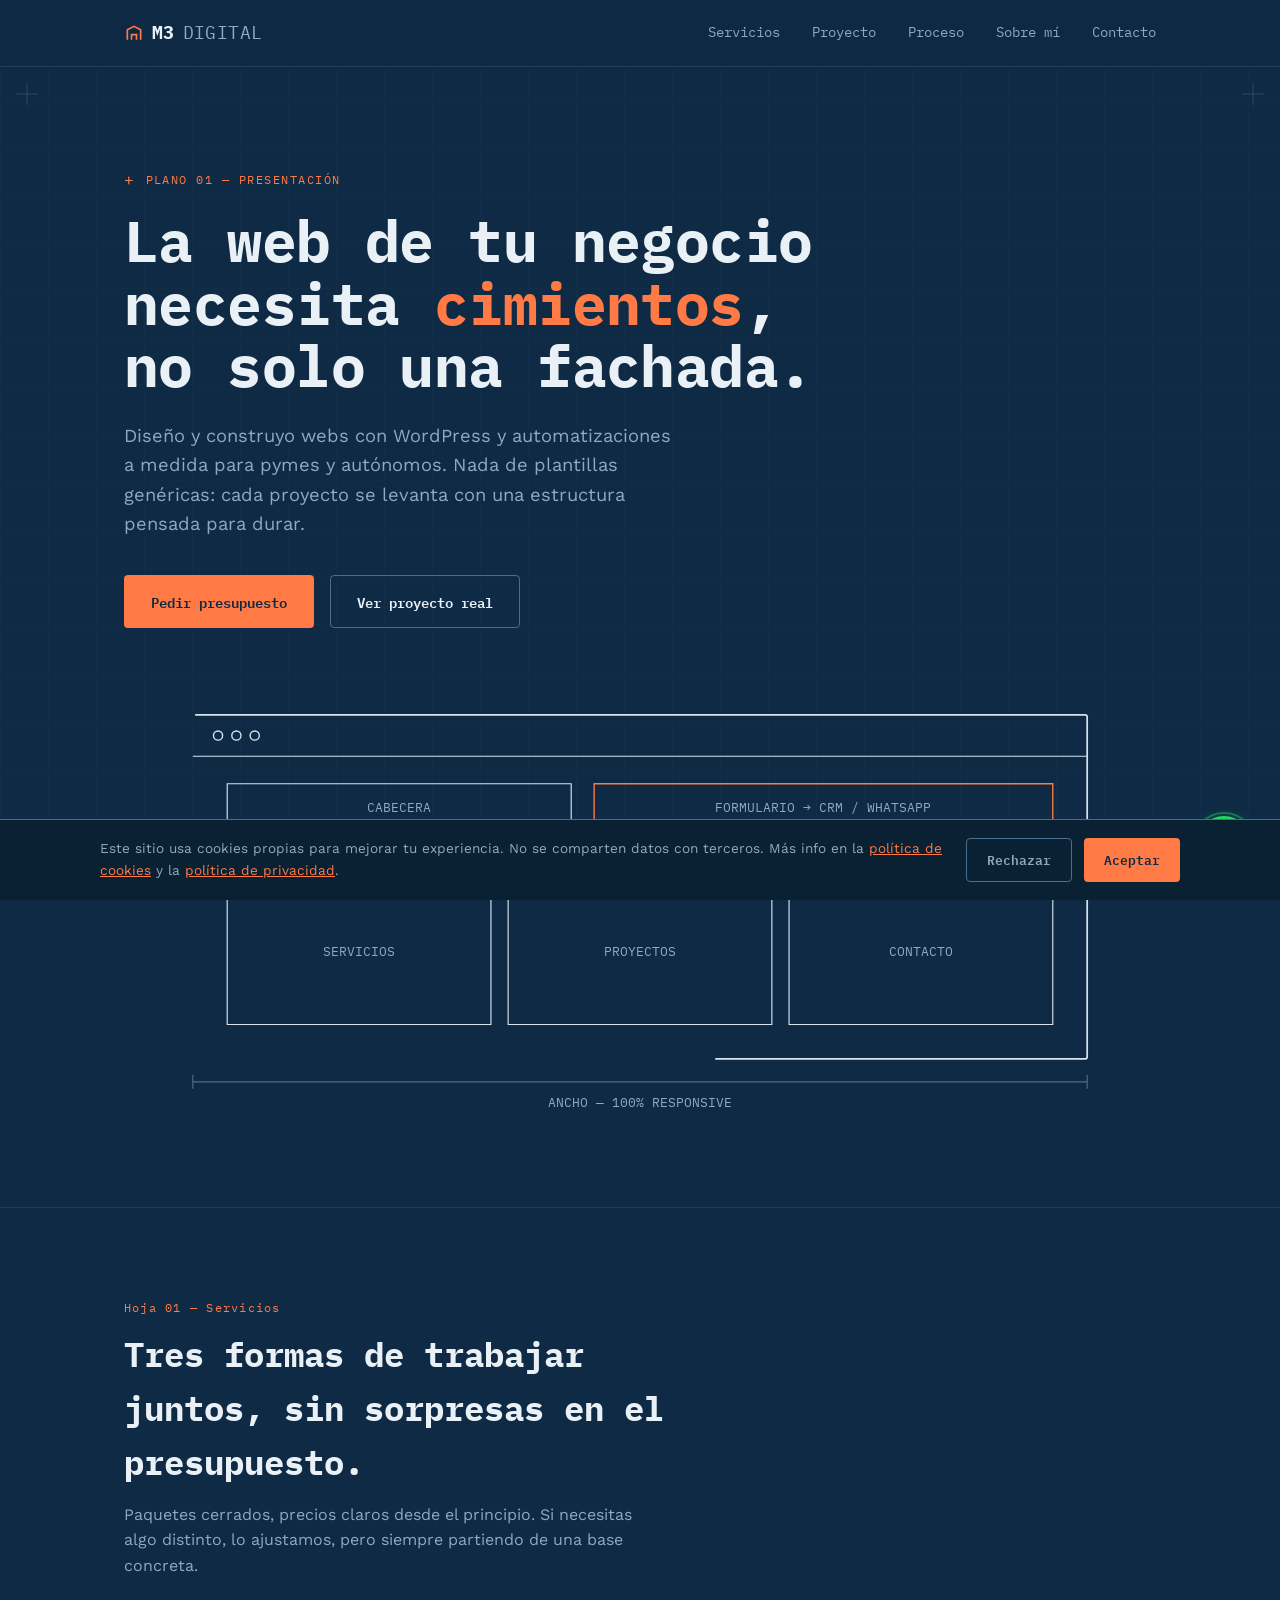
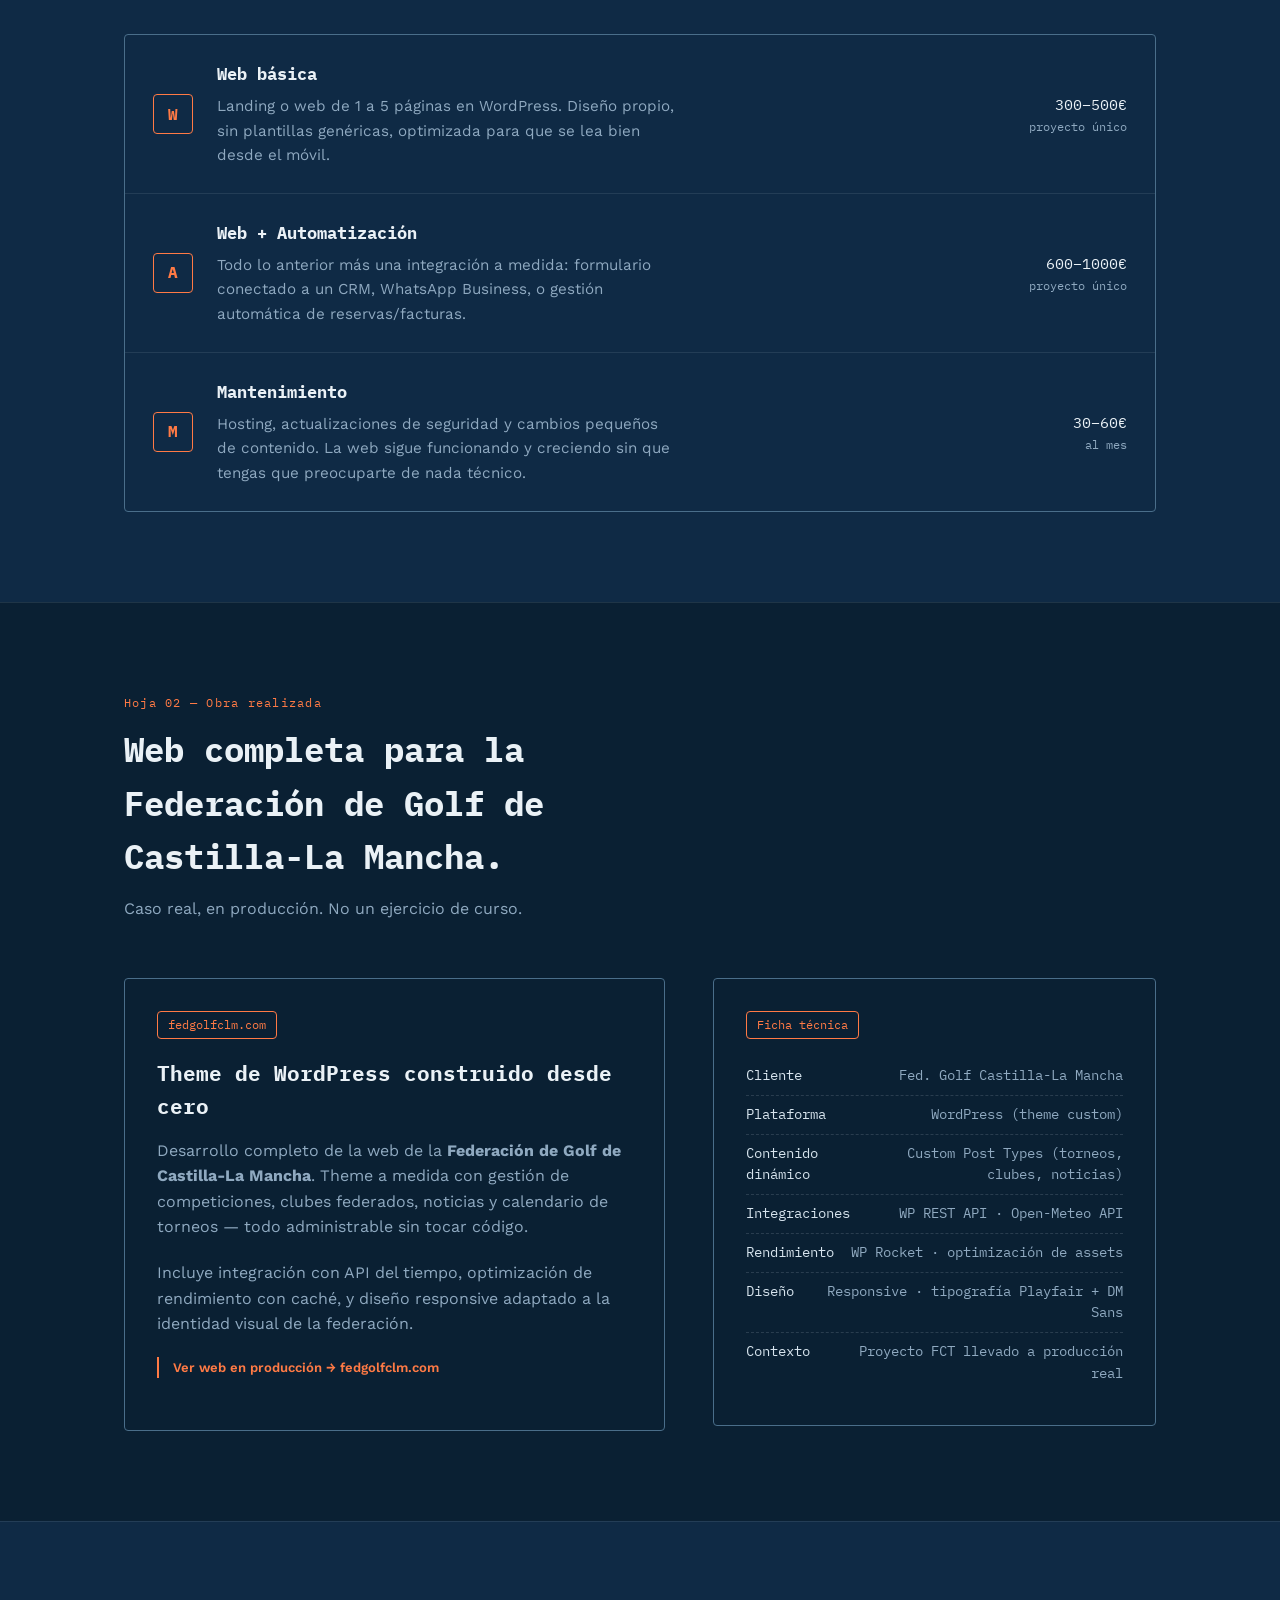
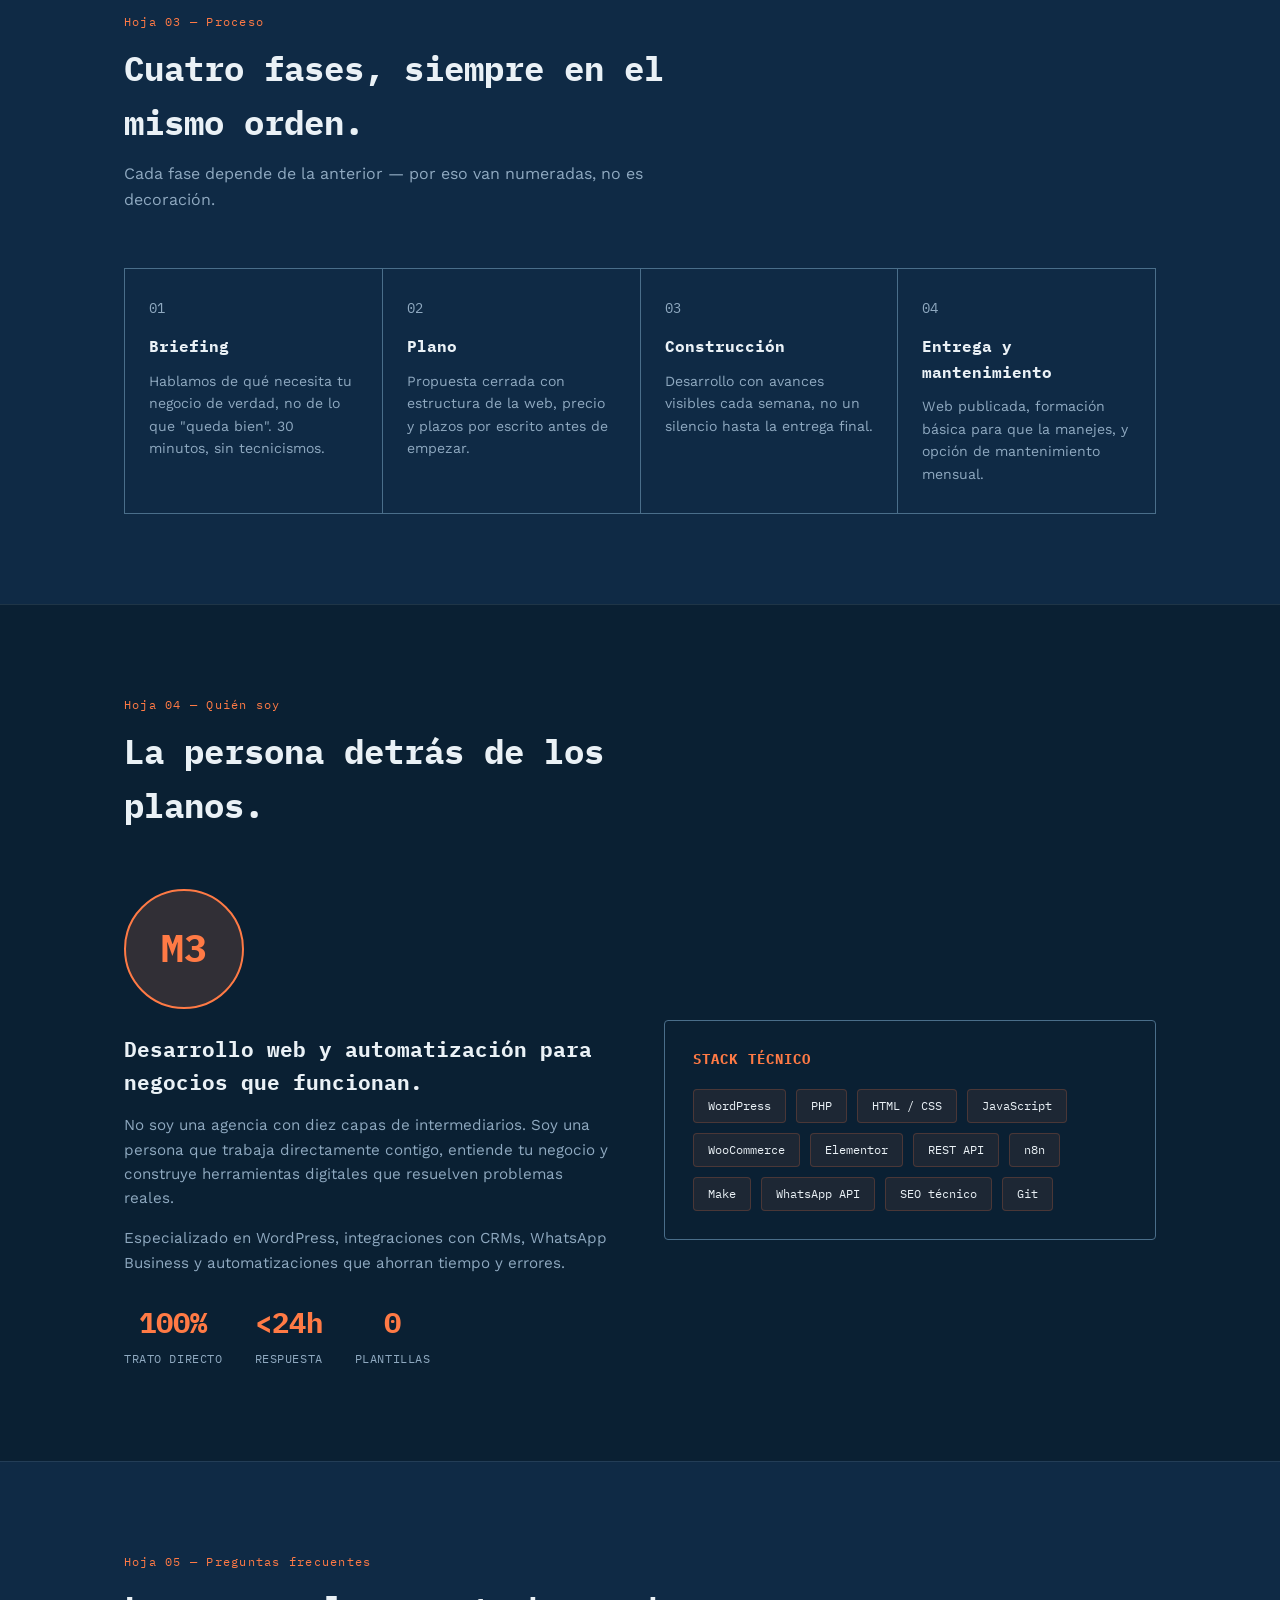
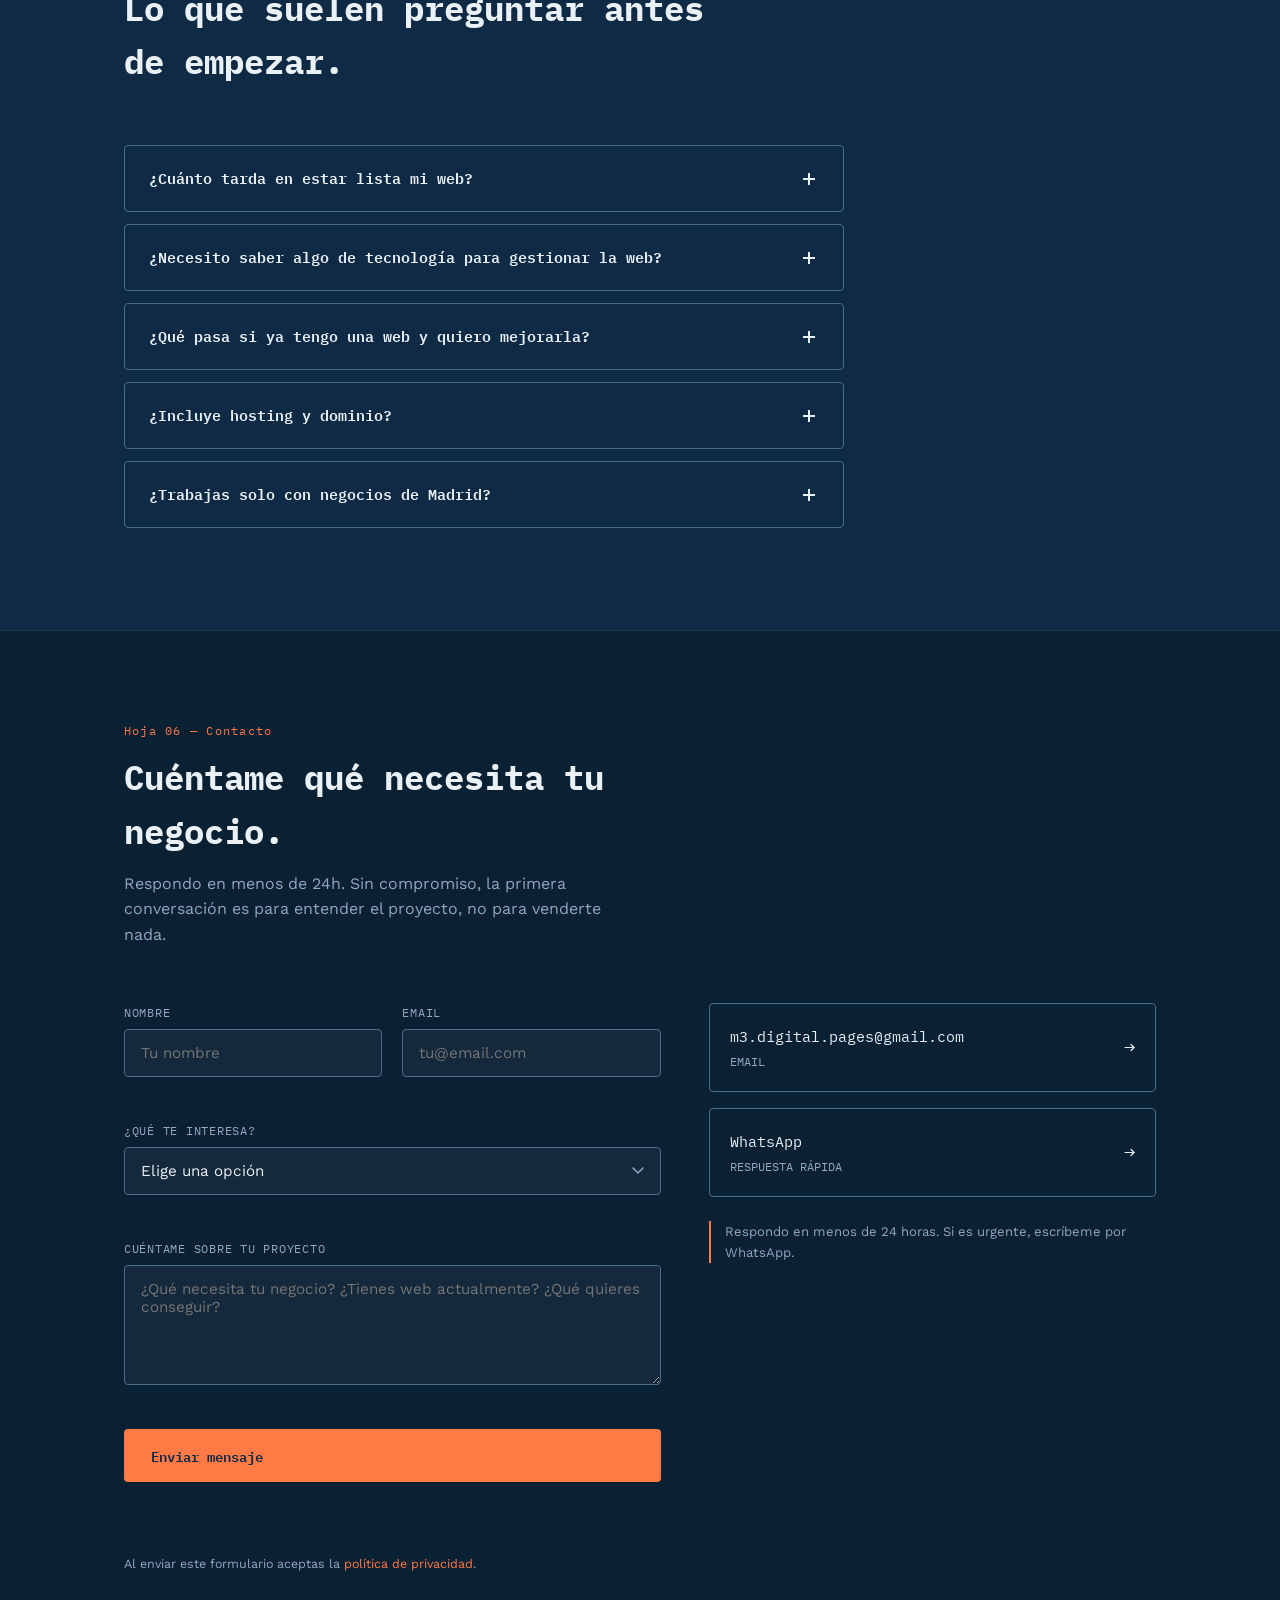
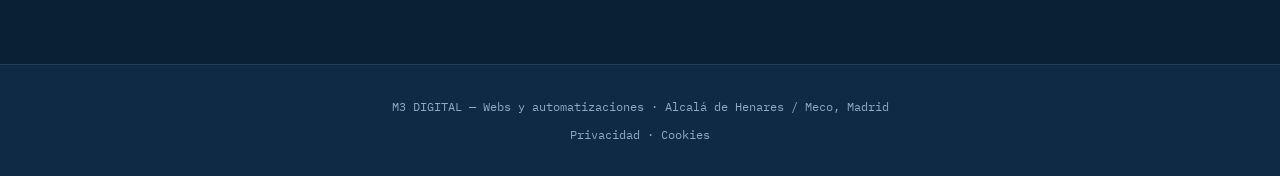
<file: index.html>
<!DOCTYPE html>
<html lang="es">
<head>
  <meta charset="UTF-8">
  <meta name="viewport" content="width=device-width, initial-scale=1.0">
  <title>M3 Digital — Webs y automatizaciones para negocios reales</title>
  <meta name="description" content="Diseño y construyo webs con WordPress y automatizaciones a medida para pymes y autónomos. Presupuestos claros, sin sorpresas. Alcalá de Henares y Meco, Madrid.">
  <meta name="author" content="M3 Digital">

  <!-- Open Graph -->
  <meta property="og:title" content="M3 Digital — Webs y automatizaciones para negocios reales">
  <meta property="og:description" content="Webs con WordPress y automatizaciones a medida para pymes y autónomos. Presupuestos claros, sin sorpresas.">
  <meta property="og:type" content="website">
  <meta property="og:locale" content="es_ES">
  <meta property="og:image" content="assets/og-image.png">
  <meta property="og:image:width" content="1200">
  <meta property="og:image:height" content="630">
  <meta property="og:url" content="https://m3digital.dev/">

  <!-- Twitter Card -->
  <meta name="twitter:card" content="summary_large_image">
  <meta name="twitter:title" content="M3 Digital — Webs y automatizaciones para negocios reales">
  <meta name="twitter:description" content="Webs con WordPress y automatizaciones a medida para pymes y autónomos.">
  <meta name="twitter:image" content="assets/og-image.png">

  <!-- Canonical -->
  <link rel="canonical" href="https://m3digital.dev/">

  <!-- Favicon -->
  <link rel="icon" type="image/svg+xml" href="assets/favicon.svg">
  <link rel="icon" type="image/png" sizes="32x32" href="assets/favicon-32.png">
  <link rel="alternate icon" href="assets/favicon.ico">
  <link rel="apple-touch-icon" href="assets/apple-touch-icon.png">

  <!-- Fonts -->
  <link rel="preconnect" href="https://fonts.googleapis.com">
  <link rel="preconnect" href="https://fonts.gstatic.com" crossorigin>
  <link href="https://fonts.googleapis.com/css2?family=IBM+Plex+Mono:wght@400;500;600;700&family=Work+Sans:wght@400;500;600&display=swap" rel="stylesheet">

  <!-- Styles -->
  <link rel="stylesheet" href="css/styles.css">
</head>
<body>

<!-- ====== LOADING SCREEN ====== -->
<div class="loader" id="loader" aria-hidden="true">
  <div class="loader-logo">
    <svg viewBox="0 0 24 24" fill="none" stroke="var(--accent)" stroke-width="2">
      <path d="M4 20V8l8-4 8 4v12"/><path d="M9 20v-6h6v6"/>
    </svg>
    M3 <span style="color:var(--muted);font-weight:400;">DIGITAL</span>
  </div>
  <div class="loader-bar"></div>
</div>


<!-- ====== HEADER ====== -->
<header>
  <nav aria-label="Navegación principal">
    <a href="#" class="logo" id="logo">
      <svg viewBox="0 0 24 24" fill="none" stroke="var(--accent)" stroke-width="2" aria-hidden="true">
        <path d="M4 20V8l8-4 8 4v12"/><path d="M9 20v-6h6v6"/>
      </svg>
      M3 <span class="logo-muted">DIGITAL</span>
    </a>

    <button class="hamburger" id="hamburger" aria-label="Abrir menú" aria-expanded="false" aria-controls="navlinks">
      <span></span>
      <span></span>
      <span></span>
    </button>

    <div class="navlinks" id="navlinks" role="navigation">
      <a href="#servicios">Servicios</a>
      <a href="#proyecto">Proyecto</a>
      <a href="#proceso">Proceso</a>
      <a href="#sobre-mi">Sobre mí</a>
      <a href="#contacto">Contacto</a>
    </div>
  </nav>
</header>


<!-- ====== MAIN CONTENT ====== -->
<main>

  <!-- ====== HERO ====== -->
  <section class="hero" id="hero">
    <div class="reg tl" aria-hidden="true"></div>
    <div class="reg tr" aria-hidden="true"></div>
    <div class="wrap">
      <p class="eyebrow">Plano 01 — Presentación</p>
      <h1>La web de tu negocio necesita <span class="hl">cimientos</span>, no solo una fachada.</h1>
      <p class="lead">Diseño y construyo webs con WordPress y automatizaciones a medida para pymes y autónomos. Nada de plantillas genéricas: cada proyecto se levanta con una estructura pensada para durar.</p>
      <div class="cta-row">
        <a href="#contacto" class="btn btn-primary" id="cta-presupuesto">Pedir presupuesto</a>
        <a href="#proyecto" class="btn btn-ghost" id="cta-proyecto">Ver proyecto real</a>
      </div>

      <!-- Blueprint browser mockup -->
      <div class="plan-figure" aria-hidden="true">
        <svg class="plan-svg" viewBox="0 0 900 380" xmlns="http://www.w3.org/2000/svg">
          <!-- Browser frame -->
          <rect x="60" y="20" width="780" height="300" rx="2" fill="none" stroke="var(--line)" stroke-width="1.5" class="draw"/>
          <line x1="60" y1="56" x2="840" y2="56" stroke="var(--line)" stroke-width="1" class="draw"/>
          <circle cx="82" cy="38" r="4" fill="none" stroke="var(--line)" stroke-width="1.2"/>
          <circle cx="98" cy="38" r="4" fill="none" stroke="var(--line)" stroke-width="1.2"/>
          <circle cx="114" cy="38" r="4" fill="none" stroke="var(--line)" stroke-width="1.2"/>
          <!-- Content blocks -->
          <rect x="90" y="80" width="300" height="60" fill="none" stroke="var(--line)" stroke-width="1" class="draw draw2"/>
          <rect x="410" y="80" width="400" height="60" fill="none" stroke="var(--accent)" stroke-width="1.2" class="draw draw2"/>
          <rect x="90" y="160" width="230" height="130" fill="none" stroke="var(--line)" stroke-width="1" class="draw draw3"/>
          <rect x="335" y="160" width="230" height="130" fill="none" stroke="var(--line)" stroke-width="1" class="draw draw3"/>
          <rect x="580" y="160" width="230" height="130" fill="none" stroke="var(--line)" stroke-width="1" class="draw draw3"/>
          <!-- Dimension lines -->
          <line x1="60" y1="340" x2="840" y2="340" class="dim-line"/>
          <line x1="60" y1="334" x2="60" y2="346" class="dim-line"/>
          <line x1="840" y1="334" x2="840" y2="346" class="dim-line"/>
          <text x="450" y="362" text-anchor="middle" class="dim-label">ANCHO — 100% RESPONSIVE</text>
          <text x="240" y="105" text-anchor="middle" class="dim-label">CABECERA</text>
          <text x="610" y="105" text-anchor="middle" class="dim-label">FORMULARIO → CRM / WHATSAPP</text>
          <text x="205" y="230" text-anchor="middle" class="dim-label">SERVICIOS</text>
          <text x="450" y="230" text-anchor="middle" class="dim-label">PROYECTOS</text>
          <text x="695" y="230" text-anchor="middle" class="dim-label">CONTACTO</text>
        </svg>
      </div>
    </div>
  </section>


  <!-- ====== SERVICIOS ====== -->
  <section class="sheet" id="servicios">
    <div class="wrap reveal">
      <div class="sheet-header">
        <p class="sheet-num">Hoja 01 — Servicios</p>
        <h2>Tres formas de trabajar juntos, sin sorpresas en el presupuesto.</h2>
        <p class="sheet-sub">Paquetes cerrados, precios claros desde el principio. Si necesitas algo distinto, lo ajustamos, pero siempre partiendo de una base concreta.</p>
      </div>
      <div class="legend reveal-stagger">
        <div class="legend-row">
          <div class="legend-symbol">W</div>
          <div class="legend-body">
            <h3>Web básica</h3>
            <p>Landing o web de 1 a 5 páginas en WordPress. Diseño propio, sin plantillas genéricas, optimizada para que se lea bien desde el móvil.</p>
          </div>
          <div class="legend-price">300–500€<span>proyecto único</span></div>
        </div>
        <div class="legend-row">
          <div class="legend-symbol">A</div>
          <div class="legend-body">
            <h3>Web + Automatización</h3>
            <p>Todo lo anterior más una integración a medida: formulario conectado a un CRM, WhatsApp Business, o gestión automática de reservas/facturas.</p>
          </div>
          <div class="legend-price">600–1000€<span>proyecto único</span></div>
        </div>
        <div class="legend-row">
          <div class="legend-symbol">M</div>
          <div class="legend-body">
            <h3>Mantenimiento</h3>
            <p>Hosting, actualizaciones de seguridad y cambios pequeños de contenido. La web sigue funcionando y creciendo sin que tengas que preocuparte de nada técnico.</p>
          </div>
          <div class="legend-price">30–60€<span>al mes</span></div>
        </div>
      </div>
    </div>
  </section>


  <!-- ====== PROYECTO ====== -->
  <section class="sheet alt" id="proyecto">
    <div class="wrap reveal">
      <div class="sheet-header">
        <p class="sheet-num">Hoja 02 — Obra realizada</p>
        <h2>Web completa para la Federación de Golf de Castilla-La Mancha.</h2>
        <p class="sheet-sub">Caso real, en producción. No un ejercicio de curso.</p>
      </div>
      <div class="spec-grid">
        <div class="spec-card reveal reveal-left">
          <span class="tag">fedgolfclm.com</span>
          <h3>Theme de WordPress construido desde cero</h3>
          <p>Desarrollo completo de la web de la <strong>Federación de Golf de Castilla-La Mancha</strong>. Theme a medida con gestión de competiciones, clubes federados, noticias y calendario de torneos — todo administrable sin tocar código.</p>
          <p>Incluye integración con API del tiempo, optimización de rendimiento con caché, y diseño responsive adaptado a la identidad visual de la federación.</p>
          <p class="note-box" style="margin-top:20px;">
            <a href="https://fedgolfclm.com/" target="_blank" rel="noopener noreferrer" style="color:var(--accent);font-weight:600;">Ver web en producción → fedgolfclm.com</a>
          </p>
        </div>
        <div class="spec-card reveal reveal-right">
          <span class="tag">Ficha técnica</span>
          <ul class="spec-list">
            <li><span>Cliente</span><span>Fed. Golf Castilla-La Mancha</span></li>
            <li><span>Plataforma</span><span>WordPress (theme custom)</span></li>
            <li><span>Contenido dinámico</span><span>Custom Post Types (torneos, clubes, noticias)</span></li>
            <li><span>Integraciones</span><span>WP REST API · Open-Meteo API</span></li>
            <li><span>Rendimiento</span><span>WP Rocket · optimización de assets</span></li>
            <li><span>Diseño</span><span>Responsive · tipografía Playfair + DM Sans</span></li>
            <li><span>Contexto</span><span>Proyecto FCT llevado a producción real</span></li>
          </ul>
        </div>
      </div>
    </div>
  </section>


  <!-- ====== PROCESO ====== -->
  <section class="sheet" id="proceso">
    <div class="wrap reveal">
      <div class="sheet-header">
        <p class="sheet-num">Hoja 03 — Proceso</p>
        <h2>Cuatro fases, siempre en el mismo orden.</h2>
        <p class="sheet-sub">Cada fase depende de la anterior — por eso van numeradas, no es decoración.</p>
      </div>
      <div class="phases reveal-stagger">
        <div class="phase">
          <p class="phase-num">01</p>
          <h4>Briefing</h4>
          <p>Hablamos de qué necesita tu negocio de verdad, no de lo que "queda bien". 30 minutos, sin tecnicismos.</p>
        </div>
        <div class="phase">
          <p class="phase-num">02</p>
          <h4>Plano</h4>
          <p>Propuesta cerrada con estructura de la web, precio y plazos por escrito antes de empezar.</p>
        </div>
        <div class="phase">
          <p class="phase-num">03</p>
          <h4>Construcción</h4>
          <p>Desarrollo con avances visibles cada semana, no un silencio hasta la entrega final.</p>
        </div>
        <div class="phase">
          <p class="phase-num">04</p>
          <h4>Entrega y mantenimiento</h4>
          <p>Web publicada, formación básica para que la manejes, y opción de mantenimiento mensual.</p>
        </div>
      </div>
    </div>
  </section>


  <!-- ====== SOBRE MÍ ====== -->
  <section class="sheet alt" id="sobre-mi">
    <div class="wrap reveal">
      <div class="sheet-header">
        <p class="sheet-num">Hoja 04 — Quién soy</p>
        <h2>La persona detrás de los planos.</h2>
      </div>
      <div class="about-grid">
        <div class="reveal reveal-left">
          <div class="about-avatar" aria-hidden="true">M3</div>
          <div class="about-text">
            <h3>Desarrollo web y automatización para negocios que funcionan.</h3>
            <p>No soy una agencia con diez capas de intermediarios. Soy una persona que trabaja directamente contigo, entiende tu negocio y construye herramientas digitales que resuelven problemas reales.</p>
            <p>Especializado en WordPress, integraciones con CRMs, WhatsApp Business y automatizaciones que ahorran tiempo y errores.</p>
          </div>
          <div class="about-stats">
            <div class="about-stat">
              <span class="stat-num">100%</span>
              <span class="stat-label">Trato directo</span>
            </div>
            <div class="about-stat">
              <span class="stat-num">&lt;24h</span>
              <span class="stat-label">Respuesta</span>
            </div>
            <div class="about-stat">
              <span class="stat-num">0</span>
              <span class="stat-label">Plantillas</span>
            </div>
          </div>
        </div>
        <div class="about-tech reveal reveal-right">
          <h4>Stack técnico</h4>
          <div class="tech-tags">
            <span class="tech-tag">WordPress</span>
            <span class="tech-tag">PHP</span>
            <span class="tech-tag">HTML / CSS</span>
            <span class="tech-tag">JavaScript</span>
            <span class="tech-tag">WooCommerce</span>
            <span class="tech-tag">Elementor</span>
            <span class="tech-tag">REST API</span>
            <span class="tech-tag">n8n</span>
            <span class="tech-tag">Make</span>
            <span class="tech-tag">WhatsApp API</span>
            <span class="tech-tag">SEO técnico</span>
            <span class="tech-tag">Git</span>
          </div>
        </div>
      </div>
    </div>
  </section>


  <!-- ====== FAQ ====== -->
  <section class="sheet" id="faq">
    <div class="wrap reveal">
      <div class="sheet-header">
        <p class="sheet-num">Hoja 05 — Preguntas frecuentes</p>
        <h2>Lo que suelen preguntar antes de empezar.</h2>
      </div>
      <div class="faq-list">
        <div class="faq-item" id="faq-1">
          <button class="faq-question" aria-expanded="false" aria-controls="faq-answer-1">
            <span>¿Cuánto tarda en estar lista mi web?</span>
            <svg class="faq-icon" viewBox="0 0 20 20" fill="none" stroke="currentColor" stroke-width="2" aria-hidden="true">
              <line x1="10" y1="4" x2="10" y2="16"/><line x1="4" y1="10" x2="16" y2="10"/>
            </svg>
          </button>
          <div class="faq-answer" id="faq-answer-1" role="region">
            <div class="faq-answer-inner">
              Depende del proyecto, pero una web básica suele estar lista en 2–3 semanas. Si incluye automatizaciones, unas 3–5 semanas. Siempre con avances visibles cada semana, no un silencio hasta el final.
            </div>
          </div>
        </div>

        <div class="faq-item" id="faq-2">
          <button class="faq-question" aria-expanded="false" aria-controls="faq-answer-2">
            <span>¿Necesito saber algo de tecnología para gestionar la web?</span>
            <svg class="faq-icon" viewBox="0 0 20 20" fill="none" stroke="currentColor" stroke-width="2" aria-hidden="true">
              <line x1="10" y1="4" x2="10" y2="16"/><line x1="4" y1="10" x2="16" y2="10"/>
            </svg>
          </button>
          <div class="faq-answer" id="faq-answer-2" role="region">
            <div class="faq-answer-inner">
              No. Al entregar la web te doy una formación básica para que puedas actualizar textos e imágenes tú mismo. Si prefieres no tocar nada, el plan de mantenimiento cubre esos cambios.
            </div>
          </div>
        </div>

        <div class="faq-item" id="faq-3">
          <button class="faq-question" aria-expanded="false" aria-controls="faq-answer-3">
            <span>¿Qué pasa si ya tengo una web y quiero mejorarla?</span>
            <svg class="faq-icon" viewBox="0 0 20 20" fill="none" stroke="currentColor" stroke-width="2" aria-hidden="true">
              <line x1="10" y1="4" x2="10" y2="16"/><line x1="4" y1="10" x2="16" y2="10"/>
            </svg>
          </button>
          <div class="faq-answer" id="faq-answer-3" role="region">
            <div class="faq-answer-inner">
              Primero analizo lo que tienes. Si se puede mejorar sin rehacerla, te propongo cambios concretos con precio cerrado. Si la base no funciona, te lo digo con honestidad y te presupuesto una nueva.
            </div>
          </div>
        </div>

        <div class="faq-item" id="faq-4">
          <button class="faq-question" aria-expanded="false" aria-controls="faq-answer-4">
            <span>¿Incluye hosting y dominio?</span>
            <svg class="faq-icon" viewBox="0 0 20 20" fill="none" stroke="currentColor" stroke-width="2" aria-hidden="true">
              <line x1="10" y1="4" x2="10" y2="16"/><line x1="4" y1="10" x2="16" y2="10"/>
            </svg>
          </button>
          <div class="faq-answer" id="faq-answer-4" role="region">
            <div class="faq-answer-inner">
              El hosting puede estar incluido en el plan de mantenimiento mensual. El dominio lo registras tú (te guío si no sabes cómo) para que siempre sea tuyo, no dependa de nadie.
            </div>
          </div>
        </div>

        <div class="faq-item" id="faq-5">
          <button class="faq-question" aria-expanded="false" aria-controls="faq-answer-5">
            <span>¿Trabajas solo con negocios de Madrid?</span>
            <svg class="faq-icon" viewBox="0 0 20 20" fill="none" stroke="currentColor" stroke-width="2" aria-hidden="true">
              <line x1="10" y1="4" x2="10" y2="16"/><line x1="4" y1="10" x2="16" y2="10"/>
            </svg>
          </button>
          <div class="faq-answer" id="faq-answer-5" role="region">
            <div class="faq-answer-inner">
              No. Trabajo 100% en remoto, así que puedo trabajar con negocios de cualquier parte de España. Las reuniones las hacemos por videollamada, sin necesidad de desplazamientos.
            </div>
          </div>
        </div>
      </div>
    </div>
  </section>


  <!-- ====== CONTACTO ====== -->
  <section class="sheet alt" id="contacto">
    <div class="wrap reveal">
      <div class="sheet-header">
        <p class="sheet-num">Hoja 06 — Contacto</p>
        <h2>Cuéntame qué necesita tu negocio.</h2>
        <p class="sheet-sub">Respondo en menos de 24h. Sin compromiso, la primera conversación es para entender el proyecto, no para venderte nada.</p>
      </div>
      <div class="contact-grid">
        <!-- Contact form -->
        <form class="contact-form" id="contact-form" action="https://formsubmit.co/m3.digital.pages@gmail.com" method="POST" novalidate>
          <!-- FormSubmit.co config -->
          <input type="hidden" name="_subject" value="Nuevo contacto desde M3 Digital">
          <input type="hidden" name="_captcha" value="false">
          <input type="hidden" name="_template" value="table">
          <input type="text" name="_honey" style="display:none" tabindex="-1" autocomplete="off">
          <div class="form-row">
            <div class="form-group">
              <label for="contact-name">Nombre</label>
              <input type="text" id="contact-name" name="nombre" required minlength="2" placeholder="Tu nombre">
              <span class="form-error" aria-live="polite"></span>
            </div>
            <div class="form-group">
              <label for="contact-email">Email</label>
              <input type="email" id="contact-email" name="email" required placeholder="tu@email.com">
              <span class="form-error" aria-live="polite"></span>
            </div>
          </div>
          <div class="form-group">
            <label for="contact-service">¿Qué te interesa?</label>
            <select id="contact-service" name="servicio" required>
              <option value="" disabled selected>Elige una opción</option>
              <option value="web-basica">Web básica (300–500€)</option>
              <option value="web-automatizacion">Web + Automatización (600–1000€)</option>
              <option value="mantenimiento">Mantenimiento mensual (30–60€)</option>
              <option value="otro">Otro / No estoy seguro</option>
            </select>
            <span class="form-error" aria-live="polite"></span>
          </div>
          <div class="form-group">
            <label for="contact-message">Cuéntame sobre tu proyecto</label>
            <textarea id="contact-message" name="mensaje" required minlength="10" placeholder="¿Qué necesita tu negocio? ¿Tienes web actualmente? ¿Qué quieres conseguir?"></textarea>
            <span class="form-error" aria-live="polite"></span>
          </div>
          <button type="submit" class="btn btn-primary btn-submit" id="contact-submit">
            <span class="btn-text">Enviar mensaje</span>
            <span class="btn-loading"><span class="spinner"></span></span>
            <span class="btn-success">✓ Mensaje enviado</span>
          </button>
          <span class="form-error form-submit-error" aria-live="polite"></span>
          <p style="font-size:0.78rem;color:var(--muted);margin-top:14px;">Al enviar este formulario aceptas la <a href="privacidad.html" style="color:var(--accent);">política de privacidad</a>.</p>
        </form>

        <!-- Contact info -->
        <div class="contact-info">
          <a href="mailto:m3.digital.pages@gmail.com" class="contact-link" id="link-email">
            <span>
              m3.digital.pages@gmail.com
              <span class="k">EMAIL</span>
            </span>
            <span class="arrow">→</span>
          </a>
          <a href="https://wa.me/34690876730" class="contact-link" id="link-whatsapp" target="_blank" rel="noopener noreferrer">
            <span>
              WhatsApp
              <span class="k">RESPUESTA RÁPIDA</span>
            </span>
            <span class="arrow">→</span>
          </a>
          <p class="contact-note">Respondo en menos de 24 horas. Si es urgente, escríbeme por WhatsApp.</p>
        </div>
      </div>
    </div>
  </section>

</main>


<!-- ====== FOOTER ====== -->
<footer>
  <p>M3 DIGITAL — Webs y automatizaciones · Alcalá de Henares / Meco, Madrid</p>
  <p style="margin-top:8px;"><a href="privacidad.html" style="color:var(--muted);">Privacidad</a> · <a href="cookies.html" style="color:var(--muted);">Cookies</a></p>
</footer>


<!-- ====== WHATSAPP FLOATING BUTTON ====== -->
<a href="https://wa.me/34690876730" class="whatsapp-float" id="whatsapp-float" target="_blank" rel="noopener noreferrer" aria-label="Contactar por WhatsApp">
  <svg viewBox="0 0 24 24" xmlns="http://www.w3.org/2000/svg" aria-hidden="true">
    <path d="M17.472 14.382c-.297-.149-1.758-.867-2.03-.967-.273-.099-.471-.148-.67.15-.197.297-.767.966-.94 1.164-.173.199-.347.223-.644.075-.297-.15-1.255-.463-2.39-1.475-.883-.788-1.48-1.761-1.653-2.059-.173-.297-.018-.458.13-.606.134-.133.298-.347.446-.52.149-.174.198-.298.298-.497.099-.198.05-.371-.025-.52-.075-.149-.669-1.612-.916-2.207-.242-.579-.487-.5-.669-.51-.173-.008-.371-.01-.57-.01-.198 0-.52.074-.792.372-.272.297-1.04 1.016-1.04 2.479 0 1.462 1.065 2.875 1.213 3.074.149.198 2.096 3.2 5.077 4.487.709.306 1.262.489 1.694.625.712.227 1.36.195 1.871.118.571-.085 1.758-.719 2.006-1.413.248-.694.248-1.289.173-1.413-.074-.124-.272-.198-.57-.347m-5.421 7.403h-.004a9.87 9.87 0 01-5.031-1.378l-.361-.214-3.741.982.998-3.648-.235-.374a9.86 9.86 0 01-1.51-5.26c.001-5.45 4.436-9.884 9.888-9.884 2.64 0 5.122 1.03 6.988 2.898a9.825 9.825 0 012.893 6.994c-.003 5.45-4.437 9.884-9.885 9.884m8.413-18.297A11.815 11.815 0 0012.05 0C5.495 0 .16 5.335.157 11.892c0 2.096.547 4.142 1.588 5.945L.057 24l6.305-1.654a11.882 11.882 0 005.683 1.448h.005c6.554 0 11.89-5.335 11.893-11.893a11.821 11.821 0 00-3.48-8.413z"/>
  </svg>
</a>


<!-- ====== BACK TO TOP BUTTON ====== -->
<button class="back-to-top" id="back-to-top" aria-label="Volver arriba">
  <svg viewBox="0 0 24 24" fill="none" stroke="currentColor" stroke-width="2" stroke-linecap="round" aria-hidden="true">
    <path d="M12 19V5M5 12l7-7 7 7"/>
  </svg>
</button>


<!-- ====== COOKIE BANNER ====== -->
<div class="cookie-banner" id="cookie-banner" role="alert">
  <div class="cookie-inner">
    <p class="cookie-text">
      Este sitio usa cookies propias para mejorar tu experiencia. No se comparten datos con terceros.
      Más info en la <a href="cookies.html" style="color:var(--accent);">política de cookies</a> y la <a href="privacidad.html" style="color:var(--accent);">política de privacidad</a>.
    </p>
    <div class="cookie-actions">
      <button class="btn-cookie btn-cookie-reject" id="cookie-reject">Rechazar</button>
      <button class="btn-cookie btn-cookie-accept" id="cookie-accept">Aceptar</button>
    </div>
  </div>
</div>


<!-- ====== JAVASCRIPT ====== -->
<script src="js/main.js"></script>

</body>
</html>
</file>
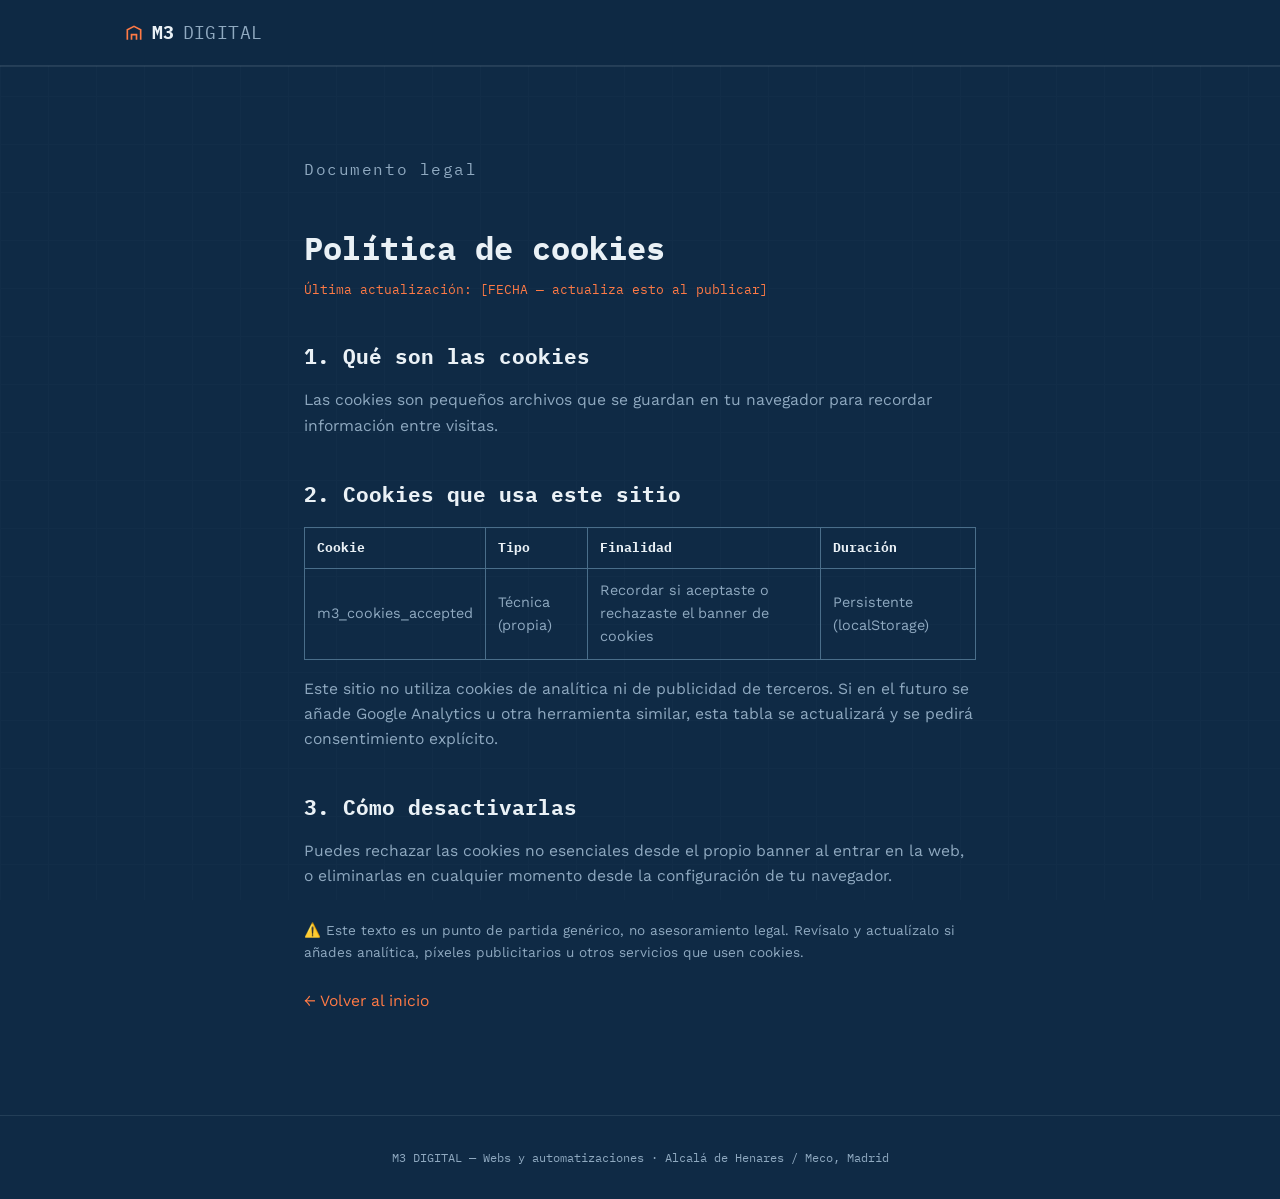
<file: cookies.html>
<!DOCTYPE html>
<html lang="es">
<head>
<meta charset="UTF-8">
<meta name="viewport" content="width=device-width, initial-scale=1.0">
<title>Política de cookies — M3 Digital</title>
<meta name="robots" content="noindex">
<link rel="icon" type="image/svg+xml" href="assets/favicon.svg">
<link rel="alternate icon" href="assets/favicon.ico">
<link href="https://fonts.googleapis.com/css2?family=IBM+Plex+Mono:wght@400;500;600;700&family=Work+Sans:wght@400;500;600&display=swap" rel="stylesheet">
<link rel="stylesheet" href="css/styles.css">
<style>
  .legal-body{max-width:720px;}
  .legal-body h2{margin-top:40px;margin-bottom:14px;font-size:1.3rem;}
  .legal-body h2:first-child{margin-top:0;}
  .legal-body p, .legal-body li{color:var(--muted);margin-bottom:12px;font-size:0.98rem;}
  .legal-body table{width:100%;border-collapse:collapse;margin:16px 0;font-size:0.9rem;}
  .legal-body th, .legal-body td{border:1px solid var(--line-dim);padding:10px 12px;text-align:left;color:var(--muted);}
  .legal-body th{color:var(--text);font-family:var(--mono);font-size:0.8rem;}
  .updated{font-family:var(--mono);font-size:0.8rem;color:var(--accent);margin-bottom:36px;display:block;}
</style>
</head>
<body>

<header>
  <nav aria-label="Navegación principal">
    <a href="index.html" class="logo">
      <svg viewBox="0 0 24 24" fill="none" stroke="var(--accent)" stroke-width="2" aria-hidden="true"><path d="M4 20V8l8-4 8 4v12"/><path d="M9 20v-6h6v6"/></svg>
      M3 <span class="logo-muted">DIGITAL</span>
    </a>
  </nav>
</header>

<main>
  <section class="sheet">
    <div class="wrap legal-body">
      <p class="sheet-num">Documento legal</p>
      <h2 style="font-family:var(--mono);font-size:2rem;margin-bottom:6px;">Política de cookies</h2>
      <span class="updated">Última actualización: [FECHA — actualiza esto al publicar]</span>

      <h2>1. Qué son las cookies</h2>
      <p>Las cookies son pequeños archivos que se guardan en tu navegador para recordar información entre visitas.</p>

      <h2>2. Cookies que usa este sitio</h2>
      <table>
        <tr><th>Cookie</th><th>Tipo</th><th>Finalidad</th><th>Duración</th></tr>
        <tr><td>m3_cookies_accepted</td><td>Técnica (propia)</td><td>Recordar si aceptaste o rechazaste el banner de cookies</td><td>Persistente (localStorage)</td></tr>
      </table>
      <p>Este sitio no utiliza cookies de analítica ni de publicidad de terceros. Si en el futuro se añade Google Analytics u otra herramienta similar, esta tabla se actualizará y se pedirá consentimiento explícito.</p>

      <h2>3. Cómo desactivarlas</h2>
      <p>Puedes rechazar las cookies no esenciales desde el propio banner al entrar en la web, o eliminarlas en cualquier momento desde la configuración de tu navegador.</p>

      <p style="margin-top:32px;font-size:0.85rem;">⚠️ Este texto es un punto de partida genérico, no asesoramiento legal. Revísalo y actualízalo si añades analítica, píxeles publicitarios u otros servicios que usen cookies.</p>

      <p style="margin-top:24px;"><a href="index.html" style="color:var(--accent);">← Volver al inicio</a></p>
    </div>
  </section>
</main>

<footer>
  <p>M3 DIGITAL — Webs y automatizaciones · Alcalá de Henares / Meco, Madrid</p>
</footer>

</body>
</html>
</file>
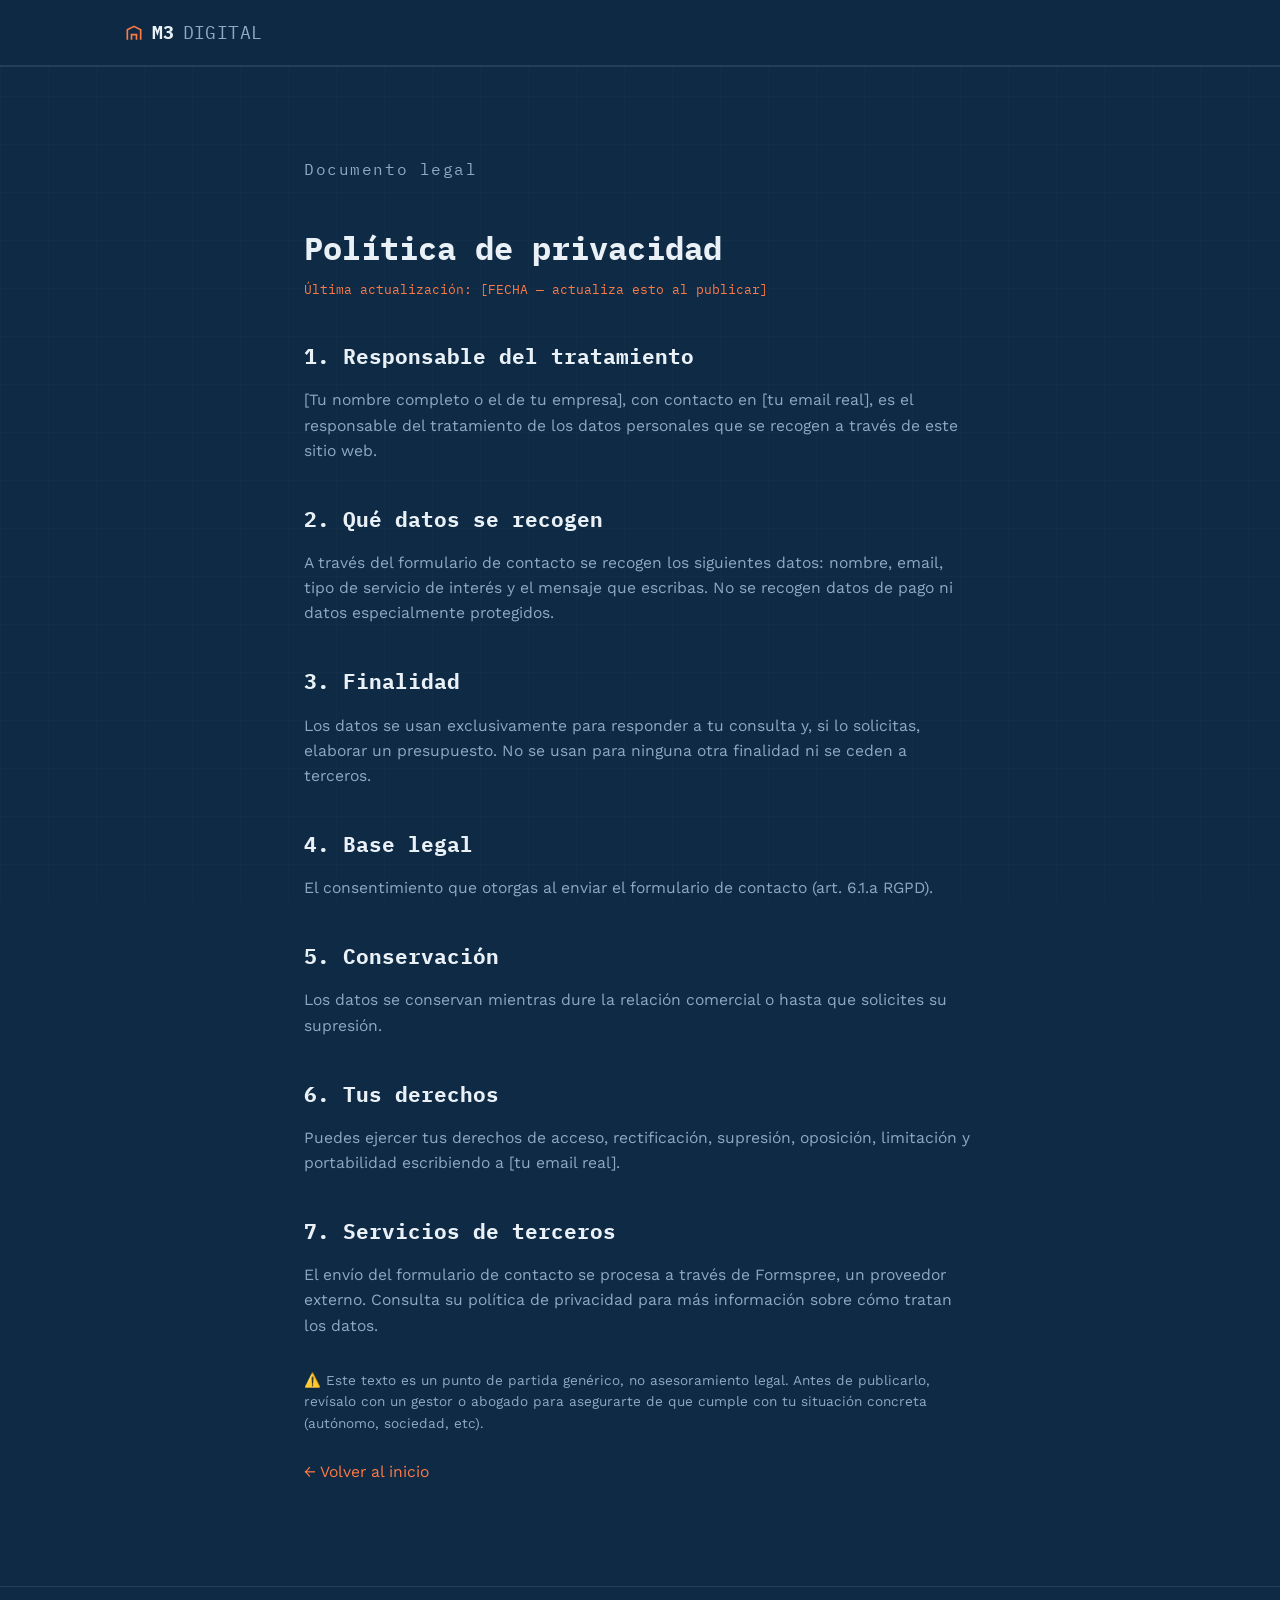
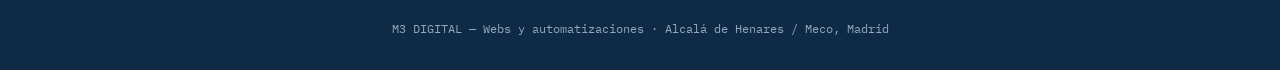
<file: privacidad.html>
<!DOCTYPE html>
<html lang="es">
<head>
<meta charset="UTF-8">
<meta name="viewport" content="width=device-width, initial-scale=1.0">
<title>Política de privacidad — M3 Digital</title>
<meta name="robots" content="noindex">
<link rel="icon" type="image/svg+xml" href="assets/favicon.svg">
<link rel="alternate icon" href="assets/favicon.ico">
<link href="https://fonts.googleapis.com/css2?family=IBM+Plex+Mono:wght@400;500;600;700&family=Work+Sans:wght@400;500;600&display=swap" rel="stylesheet">
<link rel="stylesheet" href="css/styles.css">
<style>
  .legal-body{max-width:720px;}
  .legal-body h2{margin-top:40px;margin-bottom:14px;font-size:1.3rem;}
  .legal-body h2:first-child{margin-top:0;}
  .legal-body p, .legal-body li{color:var(--muted);margin-bottom:12px;font-size:0.98rem;}
  .legal-body ul{padding-left:20px;}
  .legal-body strong{color:var(--text);}
  .updated{font-family:var(--mono);font-size:0.8rem;color:var(--accent);margin-bottom:36px;display:block;}
</style>
</head>
<body>

<header>
  <nav aria-label="Navegación principal">
    <a href="index.html" class="logo">
      <svg viewBox="0 0 24 24" fill="none" stroke="var(--accent)" stroke-width="2" aria-hidden="true"><path d="M4 20V8l8-4 8 4v12"/><path d="M9 20v-6h6v6"/></svg>
      M3 <span class="logo-muted">DIGITAL</span>
    </a>
  </nav>
</header>

<main>
  <section class="sheet">
    <div class="wrap legal-body">
      <p class="sheet-num">Documento legal</p>
      <h2 style="font-family:var(--mono);font-size:2rem;margin-bottom:6px;">Política de privacidad</h2>
      <span class="updated">Última actualización: [FECHA — actualiza esto al publicar]</span>

      <h2>1. Responsable del tratamiento</h2>
      <p>[Tu nombre completo o el de tu empresa], con contacto en [tu email real], es el responsable del tratamiento de los datos personales que se recogen a través de este sitio web.</p>

      <h2>2. Qué datos se recogen</h2>
      <p>A través del formulario de contacto se recogen los siguientes datos: nombre, email, tipo de servicio de interés y el mensaje que escribas. No se recogen datos de pago ni datos especialmente protegidos.</p>

      <h2>3. Finalidad</h2>
      <p>Los datos se usan exclusivamente para responder a tu consulta y, si lo solicitas, elaborar un presupuesto. No se usan para ninguna otra finalidad ni se ceden a terceros.</p>

      <h2>4. Base legal</h2>
      <p>El consentimiento que otorgas al enviar el formulario de contacto (art. 6.1.a RGPD).</p>

      <h2>5. Conservación</h2>
      <p>Los datos se conservan mientras dure la relación comercial o hasta que solicites su supresión.</p>

      <h2>6. Tus derechos</h2>
      <p>Puedes ejercer tus derechos de acceso, rectificación, supresión, oposición, limitación y portabilidad escribiendo a [tu email real].</p>

      <h2>7. Servicios de terceros</h2>
      <p>El envío del formulario de contacto se procesa a través de Formspree, un proveedor externo. Consulta su política de privacidad para más información sobre cómo tratan los datos.</p>

      <p style="margin-top:32px;font-size:0.85rem;">⚠️ Este texto es un punto de partida genérico, no asesoramiento legal. Antes de publicarlo, revísalo con un gestor o abogado para asegurarte de que cumple con tu situación concreta (autónomo, sociedad, etc).</p>

      <p style="margin-top:24px;"><a href="index.html" style="color:var(--accent);">← Volver al inicio</a></p>
    </div>
  </section>
</main>

<footer>
  <p>M3 DIGITAL — Webs y automatizaciones · Alcalá de Henares / Meco, Madrid</p>
</footer>

</body>
</html>
</file>
<file: css/styles.css>
/* ========================================================================
   M3 DIGITAL — Design System & Styles
   ======================================================================== */

/* --- CUSTOM PROPERTIES --- */
:root {
  --bg: #0F2A45;
  --bg-alt: #0A2033;
  --bg-card: #122E4A;
  --line: #D7E4EE;
  --line-dim: #4A6E8A;
  --accent: #FF7A45;
  --accent-hover: #FF9163;
  --accent-soft: rgba(255, 122, 69, 0.16);
  --accent-glow: rgba(255, 122, 69, 0.3);
  --success: #34D399;
  --error: #F87171;
  --text: #EAF1F6;
  --muted: #8FA9C0;
  --mono: 'IBM Plex Mono', monospace;
  --sans: 'Work Sans', sans-serif;
  --radius: 4px;
  --transition: 0.25s cubic-bezier(0.4, 0, 0.2, 1);
  --shadow-sm: 0 2px 8px rgba(0, 0, 0, 0.18);
  --shadow-md: 0 8px 32px rgba(0, 0, 0, 0.24);
  --shadow-glow: 0 0 24px var(--accent-glow);
}

/* --- RESET --- */
*,
*::before,
*::after {
  margin: 0;
  padding: 0;
  box-sizing: border-box;
}

html {
  scroll-behavior: smooth;
  scroll-padding-top: 80px;
}

body {
  background: var(--bg);
  color: var(--text);
  font-family: var(--sans);
  line-height: 1.6;
  overflow-x: hidden;
  -webkit-font-smoothing: antialiased;
  -moz-osx-font-smoothing: grayscale;
}

/* Subtle blueprint grid background */
body::before {
  content: "";
  position: fixed;
  inset: 0;
  background-image:
    linear-gradient(var(--line-dim) 1px, transparent 1px),
    linear-gradient(90deg, var(--line-dim) 1px, transparent 1px);
  background-size: 48px 48px;
  opacity: 0.06;
  pointer-events: none;
  z-index: 0;
}

img, svg {
  display: block;
  max-width: 100%;
}

a {
  color: inherit;
  text-decoration: none;
  transition: color var(--transition);
}

a:focus-visible,
button:focus-visible,
input:focus-visible,
textarea:focus-visible,
select:focus-visible {
  outline: 2px solid var(--accent);
  outline-offset: 3px;
}

button {
  font-family: inherit;
  border: none;
  background: none;
  cursor: pointer;
  color: inherit;
}

ul, ol {
  list-style: none;
}

/* --- UTILITIES --- */
.wrap {
  max-width: 1080px;
  margin: 0 auto;
  padding: 0 24px;
  position: relative;
  z-index: 1;
}

.sr-only {
  position: absolute;
  width: 1px;
  height: 1px;
  padding: 0;
  margin: -1px;
  overflow: hidden;
  clip: rect(0, 0, 0, 0);
  border: 0;
}

/* --- CORNER REGISTRATION MARKS --- */
.reg {
  position: absolute;
  width: 22px;
  height: 22px;
  opacity: 0.5;
}

.reg::before,
.reg::after {
  content: "";
  position: absolute;
  background: var(--line-dim);
}

.reg::before {
  top: 50%;
  left: 0;
  right: 0;
  height: 1px;
  transform: translateY(-50%);
}

.reg::after {
  left: 50%;
  top: 0;
  bottom: 0;
  width: 1px;
  transform: translateX(-50%);
}

.reg.tl { top: 16px; left: 16px; }
.reg.tr { top: 16px; right: 16px; }
.reg.bl { bottom: 16px; left: 16px; }
.reg.br { bottom: 16px; right: 16px; }


/* ========================================================================
   HEADER & NAVIGATION
   ======================================================================== */
header {
  position: sticky;
  top: 0;
  z-index: 100;
  background: rgba(15, 42, 69, 0.92);
  backdrop-filter: blur(12px);
  -webkit-backdrop-filter: blur(12px);
  border-bottom: 1px solid rgba(215, 228, 238, 0.12);
  transition: box-shadow var(--transition), padding var(--transition);
}

header.scrolled {
  box-shadow: var(--shadow-md);
}

nav {
  display: flex;
  align-items: center;
  justify-content: space-between;
  padding: 18px 24px;
  max-width: 1080px;
  margin: 0 auto;
}

.logo {
  font-family: var(--mono);
  font-weight: 700;
  font-size: 1.15rem;
  letter-spacing: 0.02em;
  display: flex;
  align-items: center;
  gap: 8px;
  z-index: 101;
}

.logo svg {
  width: 20px;
  height: 20px;
}

.logo-muted {
  color: var(--muted);
  font-weight: 400;
}

/* Desktop nav links */
.navlinks {
  display: flex;
  gap: 32px;
  font-family: var(--mono);
  font-size: 0.85rem;
  color: var(--muted);
}

.navlinks a {
  position: relative;
  padding: 4px 0;
}

.navlinks a::after {
  content: "";
  position: absolute;
  bottom: -2px;
  left: 0;
  width: 0;
  height: 2px;
  background: var(--accent);
  transition: width var(--transition);
}

.navlinks a:hover,
.navlinks a.active {
  color: var(--accent);
}

.navlinks a:hover::after,
.navlinks a.active::after {
  width: 100%;
}

/* Hamburger button */
.hamburger {
  display: none;
  flex-direction: column;
  justify-content: center;
  gap: 5px;
  width: 28px;
  height: 28px;
  z-index: 101;
  padding: 0;
}

.hamburger span {
  display: block;
  width: 100%;
  height: 2px;
  background: var(--text);
  border-radius: 2px;
  transition: transform var(--transition), opacity var(--transition);
  transform-origin: center;
}

.hamburger.open span:nth-child(1) {
  transform: translateY(7px) rotate(45deg);
}

.hamburger.open span:nth-child(2) {
  opacity: 0;
}

.hamburger.open span:nth-child(3) {
  transform: translateY(-7px) rotate(-45deg);
}

/* Mobile nav overlay */
@media (max-width: 768px) {
  .hamburger {
    display: flex;
  }

  .navlinks {
    position: fixed;
    inset: 0;
    background: rgba(10, 32, 51, 0.97);
    backdrop-filter: blur(16px);
    -webkit-backdrop-filter: blur(16px);
    flex-direction: column;
    align-items: center;
    justify-content: center;
    gap: 36px;
    font-size: 1.3rem;
    opacity: 0;
    visibility: hidden;
    transition: opacity 0.3s ease, visibility 0.3s ease;
    z-index: 100;
  }

  .navlinks.open {
    opacity: 1;
    visibility: visible;
  }

  .navlinks a {
    transform: translateY(20px);
    opacity: 0;
    transition: transform 0.4s ease, opacity 0.4s ease, color var(--transition);
  }

  .navlinks.open a {
    transform: translateY(0);
    opacity: 1;
  }

  .navlinks.open a:nth-child(1) { transition-delay: 0.1s; }
  .navlinks.open a:nth-child(2) { transition-delay: 0.15s; }
  .navlinks.open a:nth-child(3) { transition-delay: 0.2s; }
  .navlinks.open a:nth-child(4) { transition-delay: 0.25s; }
  .navlinks.open a:nth-child(5) { transition-delay: 0.3s; }
}


/* ========================================================================
   HERO
   ======================================================================== */
.hero {
  position: relative;
  padding: 100px 24px 80px;
  overflow: hidden;
}

.eyebrow {
  font-family: var(--mono);
  font-size: 0.78rem;
  color: var(--accent);
  letter-spacing: 0.12em;
  text-transform: uppercase;
  margin-bottom: 18px;
  display: flex;
  align-items: center;
  gap: 10px;
}

.eyebrow::before {
  content: "+";
  font-size: 1rem;
}

h1 {
  font-family: var(--mono);
  font-weight: 700;
  font-size: clamp(2.1rem, 5.5vw, 3.6rem);
  line-height: 1.08;
  letter-spacing: -0.01em;
  max-width: 720px;
  margin-bottom: 24px;
}

h1 .hl {
  color: var(--accent);
  position: relative;
}

.lead {
  font-size: 1.15rem;
  color: var(--muted);
  max-width: 560px;
  margin-bottom: 36px;
}

/* CTA buttons */
.cta-row {
  display: flex;
  gap: 16px;
  flex-wrap: wrap;
  align-items: center;
}

.btn {
  font-family: var(--mono);
  font-size: 0.9rem;
  font-weight: 600;
  padding: 14px 26px;
  border-radius: var(--radius);
  border: 1px solid transparent;
  display: inline-flex;
  align-items: center;
  gap: 8px;
  cursor: pointer;
  transition: transform var(--transition), background var(--transition),
              border-color var(--transition), color var(--transition),
              box-shadow var(--transition);
}

.btn-primary {
  background: var(--accent);
  color: #0F2A45;
}

.btn-primary:hover {
  transform: translateY(-2px);
  background: var(--accent-hover);
  box-shadow: var(--shadow-glow);
}

.btn-ghost {
  border-color: var(--line-dim);
  color: var(--text);
}

.btn-ghost:hover {
  border-color: var(--accent);
  color: var(--accent);
  transform: translateY(-2px);
}

/* Blueprint browser mockup */
.plan-figure {
  margin-top: 64px;
  position: relative;
}

.plan-svg {
  width: 100%;
  height: auto;
  display: block;
}

.plan-svg .draw {
  stroke-dasharray: 1400;
  stroke-dashoffset: 1400;
  animation: draw 2.2s ease forwards;
}

.plan-svg .draw2 { animation-delay: 0.3s; }
.plan-svg .draw3 { animation-delay: 0.6s; }

@keyframes draw {
  to { stroke-dashoffset: 0; }
}

.dim-label {
  font-family: var(--mono);
  font-size: 11px;
  fill: var(--muted);
}

.dim-line {
  stroke: var(--line-dim);
  stroke-width: 1;
}


/* ========================================================================
   SHEET SECTIONS (shared)
   ======================================================================== */
.sheet {
  padding: 90px 24px;
  position: relative;
  border-top: 1px solid rgba(215, 228, 238, 0.1);
}

.sheet.alt {
  background: var(--bg-alt);
}

.sheet-header {
  margin-bottom: 56px;
}

.sheet-num {
  font-family: var(--mono);
  font-size: 0.78rem;
  color: var(--accent);
  letter-spacing: 0.1em;
  margin-bottom: 10px;
}

h2 {
  font-family: var(--mono);
  font-size: clamp(1.5rem, 3vw, 2.1rem);
  font-weight: 700;
  max-width: 600px;
}

.sheet-sub {
  color: var(--muted);
  max-width: 520px;
  margin-top: 12px;
}


/* ========================================================================
   SERVICIOS (Legend)
   ======================================================================== */
.legend {
  border: 1px solid var(--line-dim);
  border-radius: var(--radius);
  overflow: hidden;
}

.legend-row {
  display: grid;
  grid-template-columns: auto 1fr auto;
  gap: 24px;
  align-items: center;
  padding: 26px 28px;
  border-bottom: 1px solid rgba(215, 228, 238, 0.1);
  transition: background var(--transition);
}

.legend-row:last-child {
  border-bottom: none;
}

.legend-row:hover {
  background: rgba(255, 122, 69, 0.04);
}

.legend-symbol {
  width: 40px;
  height: 40px;
  border: 1.5px solid var(--accent);
  border-radius: var(--radius);
  display: flex;
  align-items: center;
  justify-content: center;
  font-family: var(--mono);
  color: var(--accent);
  font-weight: 700;
  flex-shrink: 0;
  transition: background var(--transition), transform var(--transition);
}

.legend-row:hover .legend-symbol {
  background: var(--accent-soft);
  transform: scale(1.08);
}

.legend-body h3 {
  font-family: var(--mono);
  font-size: 1.05rem;
  margin-bottom: 6px;
}

.legend-body p {
  color: var(--muted);
  font-size: 0.95rem;
  max-width: 460px;
}

.legend-price {
  font-family: var(--mono);
  font-size: 0.95rem;
  color: var(--text);
  white-space: nowrap;
  text-align: right;
}

.legend-price span {
  display: block;
  font-size: 0.72rem;
  color: var(--muted);
  margin-top: 2px;
}

@media (max-width: 640px) {
  .legend-row {
    grid-template-columns: auto 1fr;
  }

  .legend-price {
    grid-column: 2;
    text-align: left;
    margin-top: 8px;
  }
}


/* ========================================================================
   PROYECTO (Spec cards)
   ======================================================================== */
.spec-grid {
  display: grid;
  grid-template-columns: 1.1fr 0.9fr;
  gap: 48px;
  align-items: start;
}

@media (max-width: 800px) {
  .spec-grid { grid-template-columns: 1fr; }
}

.spec-card {
  border: 1px solid var(--line-dim);
  border-radius: var(--radius);
  padding: 32px;
  transition: border-color var(--transition), box-shadow var(--transition);
}

.spec-card:hover {
  border-color: var(--accent);
  box-shadow: 0 0 0 1px var(--accent-soft);
}

.spec-card .tag {
  display: inline-block;
  font-family: var(--mono);
  font-size: 0.72rem;
  color: var(--accent);
  border: 1px solid var(--accent);
  padding: 4px 10px;
  border-radius: var(--radius);
  margin-bottom: 18px;
}

.spec-card h3 {
  font-family: var(--mono);
  font-size: 1.3rem;
  margin-bottom: 14px;
}

.spec-card p {
  color: var(--muted);
  margin-bottom: 20px;
}

.spec-list {
  font-family: var(--mono);
  font-size: 0.85rem;
  color: var(--line);
}

.spec-list li {
  padding: 8px 0;
  border-bottom: 1px dashed rgba(215, 228, 238, 0.15);
  display: flex;
  justify-content: space-between;
  gap: 12px;
}

.spec-list li:last-child {
  border-bottom: none;
}

.spec-list li span:last-child {
  color: var(--muted);
  text-align: right;
}

.note-box {
  margin-top: 20px;
  font-size: 0.82rem;
  color: var(--muted);
  border-left: 2px solid var(--accent);
  padding-left: 14px;
}


/* ========================================================================
   PROCESO (Phases)
   ======================================================================== */
.phases {
  display: grid;
  grid-template-columns: repeat(4, 1fr);
  gap: 1px;
  background: var(--line-dim);
  border: 1px solid var(--line-dim);
}

@media (max-width: 800px) {
  .phases { grid-template-columns: 1fr 1fr; }
}

@media (max-width: 480px) {
  .phases { grid-template-columns: 1fr; }
}

.phase {
  background: var(--bg);
  padding: 28px 24px;
  transition: background var(--transition);
}

.sheet.alt .phase {
  background: var(--bg-alt);
}

.phase:hover {
  background: var(--bg-card);
}

.phase-num {
  font-family: var(--mono);
  color: var(--accent);
  font-size: 0.85rem;
  margin-bottom: 14px;
}

.phase h4 {
  font-family: var(--mono);
  font-size: 1rem;
  margin-bottom: 10px;
}

.phase p {
  color: var(--muted);
  font-size: 0.88rem;
}


/* ========================================================================
   SOBRE MÍ
   ======================================================================== */
.about-grid {
  display: grid;
  grid-template-columns: 1fr 1fr;
  gap: 48px;
  align-items: center;
}

@media (max-width: 700px) {
  .about-grid { grid-template-columns: 1fr; }
}

.about-avatar {
  width: 120px;
  height: 120px;
  border-radius: 50%;
  border: 2px solid var(--accent);
  display: flex;
  align-items: center;
  justify-content: center;
  font-family: var(--mono);
  font-size: 2.4rem;
  font-weight: 700;
  color: var(--accent);
  background: var(--accent-soft);
  margin-bottom: 24px;
}

.about-text h3 {
  font-family: var(--mono);
  font-size: 1.3rem;
  margin-bottom: 14px;
}

.about-text p {
  color: var(--muted);
  margin-bottom: 16px;
  font-size: 0.95rem;
}

.about-stats {
  display: flex;
  gap: 32px;
  margin-top: 24px;
}

.about-stat {
  text-align: center;
}

.about-stat .stat-num {
  font-family: var(--mono);
  font-size: 1.8rem;
  font-weight: 700;
  color: var(--accent);
  display: block;
}

.about-stat .stat-label {
  font-family: var(--mono);
  font-size: 0.72rem;
  color: var(--muted);
  text-transform: uppercase;
  letter-spacing: 0.05em;
}

.about-tech {
  border: 1px solid var(--line-dim);
  border-radius: var(--radius);
  padding: 28px;
}

.about-tech h4 {
  font-family: var(--mono);
  font-size: 0.85rem;
  color: var(--accent);
  margin-bottom: 18px;
  text-transform: uppercase;
  letter-spacing: 0.08em;
}

.tech-tags {
  display: flex;
  flex-wrap: wrap;
  gap: 10px;
}

.tech-tag {
  font-family: var(--mono);
  font-size: 0.78rem;
  color: var(--text);
  background: rgba(255, 122, 69, 0.08);
  border: 1px solid rgba(255, 122, 69, 0.2);
  padding: 6px 14px;
  border-radius: var(--radius);
  transition: background var(--transition), border-color var(--transition);
}

.tech-tag:hover {
  background: var(--accent-soft);
  border-color: var(--accent);
}


/* ========================================================================
   FAQ (Accordion)
   ======================================================================== */
.faq-list {
  max-width: 720px;
}

.faq-item {
  border: 1px solid var(--line-dim);
  border-radius: var(--radius);
  margin-bottom: 12px;
  overflow: hidden;
  transition: border-color var(--transition);
}

.faq-item.open {
  border-color: var(--accent);
}

.faq-question {
  width: 100%;
  display: flex;
  align-items: center;
  justify-content: space-between;
  padding: 20px 24px;
  font-family: var(--mono);
  font-size: 0.95rem;
  font-weight: 600;
  color: var(--text);
  text-align: left;
  background: none;
  border: none;
  cursor: pointer;
  gap: 16px;
  transition: color var(--transition);
}

.faq-question:hover {
  color: var(--accent);
}

.faq-icon {
  width: 20px;
  height: 20px;
  flex-shrink: 0;
  transition: transform 0.3s ease;
}

.faq-item.open .faq-icon {
  transform: rotate(45deg);
}

.faq-answer {
  max-height: 0;
  overflow: hidden;
  transition: max-height 0.4s ease, padding 0.3s ease;
}

.faq-answer-inner {
  padding: 0 24px 20px;
  color: var(--muted);
  font-size: 0.92rem;
  line-height: 1.7;
}


/* ========================================================================
   CONTACTO (Form + Links)
   ======================================================================== */
.contact-grid {
  display: grid;
  grid-template-columns: 1.2fr 1fr;
  gap: 48px;
  align-items: start;
}

@media (max-width: 700px) {
  .contact-grid { grid-template-columns: 1fr; }
}

/* Contact form */
.contact-form {
  display: flex;
  flex-direction: column;
  gap: 20px;
}

.form-group {
  display: flex;
  flex-direction: column;
  gap: 6px;
}

.form-group label {
  font-family: var(--mono);
  font-size: 0.78rem;
  color: var(--muted);
  text-transform: uppercase;
  letter-spacing: 0.06em;
}

.form-group input,
.form-group textarea,
.form-group select {
  font-family: var(--sans);
  font-size: 0.95rem;
  color: var(--text);
  background: rgba(255, 255, 255, 0.04);
  border: 1px solid var(--line-dim);
  border-radius: var(--radius);
  padding: 14px 16px;
  transition: border-color var(--transition), box-shadow var(--transition),
              background var(--transition);
  resize: vertical;
}

.form-group input:hover,
.form-group textarea:hover,
.form-group select:hover {
  border-color: var(--muted);
}

.form-group input:focus,
.form-group textarea:focus,
.form-group select:focus {
  outline: none;
  border-color: var(--accent);
  box-shadow: 0 0 0 3px var(--accent-soft);
  background: rgba(255, 255, 255, 0.06);
}

.form-group textarea {
  min-height: 120px;
}

.form-group select {
  appearance: none;
  background-image: url("data:image/svg+xml,%3Csvg xmlns='http://www.w3.org/2000/svg' width='12' height='8' viewBox='0 0 12 8'%3E%3Cpath d='M1 1l5 5 5-5' stroke='%238FA9C0' stroke-width='1.5' fill='none' stroke-linecap='round'/%3E%3C/svg%3E");
  background-repeat: no-repeat;
  background-position: right 16px center;
  padding-right: 40px;
  cursor: pointer;
}

.form-group select option {
  background: var(--bg);
  color: var(--text);
}

/* Validation states */
.form-group input:user-valid:not(:placeholder-shown),
.form-group textarea:user-valid:not(:placeholder-shown) {
  border-color: var(--success);
}

.form-group input:user-invalid:not(:placeholder-shown),
.form-group textarea:user-invalid:not(:placeholder-shown) {
  border-color: var(--error);
}

.form-error {
  font-family: var(--mono);
  font-size: 0.72rem;
  color: var(--error);
  min-height: 18px;
  opacity: 0;
  transition: opacity var(--transition);
}

.form-error.visible {
  opacity: 1;
}

.form-row {
  display: grid;
  grid-template-columns: 1fr 1fr;
  gap: 20px;
}

@media (max-width: 480px) {
  .form-row { grid-template-columns: 1fr; }
}

/* Submit button states */
.btn-submit {
  position: relative;
  overflow: hidden;
}

.btn-submit .btn-text,
.btn-submit .btn-loading,
.btn-submit .btn-success {
  transition: opacity 0.3s ease, transform 0.3s ease;
}

.btn-submit .btn-loading,
.btn-submit .btn-success {
  position: absolute;
  inset: 0;
  display: flex;
  align-items: center;
  justify-content: center;
  opacity: 0;
  transform: translateY(10px);
}

.btn-submit.loading .btn-text { opacity: 0; transform: translateY(-10px); }
.btn-submit.loading .btn-loading { opacity: 1; transform: translateY(0); }
.btn-submit.success .btn-text { opacity: 0; transform: translateY(-10px); }
.btn-submit.success .btn-loading { opacity: 0; }
.btn-submit.success .btn-success { opacity: 1; transform: translateY(0); }
.btn-submit.success { background: var(--success); }

@keyframes spin {
  to { transform: rotate(360deg); }
}

.spinner {
  width: 18px;
  height: 18px;
  border: 2px solid rgba(15, 42, 69, 0.3);
  border-top-color: #0F2A45;
  border-radius: 50%;
  animation: spin 0.7s linear infinite;
}

/* Contact info sidebar */
.contact-info {
  display: flex;
  flex-direction: column;
  gap: 16px;
}

.contact-link {
  font-family: var(--mono);
  font-size: 0.95rem;
  border: 1px solid var(--line-dim);
  border-radius: var(--radius);
  padding: 20px;
  display: flex;
  justify-content: space-between;
  align-items: center;
  transition: border-color var(--transition), background var(--transition),
              transform var(--transition);
}

.contact-link:hover {
  border-color: var(--accent);
  color: var(--accent);
  background: rgba(255, 122, 69, 0.04);
  transform: translateY(-2px);
}

.contact-link .k {
  color: var(--muted);
  font-size: 0.72rem;
  display: block;
  margin-top: 4px;
}

.contact-link .arrow {
  font-size: 1.2rem;
  transition: transform var(--transition);
}

.contact-link:hover .arrow {
  transform: translateX(4px);
}

.contact-note {
  font-size: 0.82rem;
  color: var(--muted);
  border-left: 2px solid var(--accent);
  padding-left: 14px;
  margin-top: 8px;
}


/* ========================================================================
   FOOTER
   ======================================================================== */
footer {
  padding: 32px 24px;
  text-align: center;
  font-family: var(--mono);
  font-size: 0.75rem;
  color: var(--muted);
  border-top: 1px solid rgba(215, 228, 238, 0.1);
}


/* ========================================================================
   WHATSAPP FLOATING BUTTON
   ======================================================================== */
.whatsapp-float {
  position: fixed;
  bottom: 28px;
  right: 28px;
  width: 56px;
  height: 56px;
  background: #25D366;
  border-radius: 50%;
  display: flex;
  align-items: center;
  justify-content: center;
  z-index: 90;
  box-shadow: 0 4px 16px rgba(37, 211, 102, 0.35);
  transition: transform var(--transition), box-shadow var(--transition);
}

.whatsapp-float:hover {
  transform: scale(1.1);
  box-shadow: 0 6px 24px rgba(37, 211, 102, 0.5);
}

.whatsapp-float svg {
  width: 28px;
  height: 28px;
  fill: white;
}

.whatsapp-float::before {
  content: "";
  position: absolute;
  inset: -4px;
  border-radius: 50%;
  border: 2px solid rgba(37, 211, 102, 0.4);
  animation: wa-pulse 2s ease-in-out infinite;
}

@keyframes wa-pulse {
  0%, 100% { transform: scale(1); opacity: 1; }
  50% { transform: scale(1.15); opacity: 0; }
}


/* ========================================================================
   BACK TO TOP BUTTON
   ======================================================================== */
.back-to-top {
  position: fixed;
  bottom: 28px;
  left: 28px;
  width: 44px;
  height: 44px;
  background: var(--bg-card);
  border: 1px solid var(--line-dim);
  border-radius: 50%;
  display: flex;
  align-items: center;
  justify-content: center;
  z-index: 90;
  opacity: 0;
  visibility: hidden;
  transform: translateY(16px);
  transition: opacity var(--transition), visibility var(--transition),
              transform var(--transition), border-color var(--transition);
}

.back-to-top.visible {
  opacity: 1;
  visibility: visible;
  transform: translateY(0);
}

.back-to-top:hover {
  border-color: var(--accent);
}

.back-to-top svg {
  width: 18px;
  height: 18px;
  stroke: var(--muted);
  transition: stroke var(--transition);
}

.back-to-top:hover svg {
  stroke: var(--accent);
}


/* ========================================================================
   COOKIE BANNER
   ======================================================================== */
.cookie-banner {
  position: fixed;
  bottom: 0;
  left: 0;
  right: 0;
  background: var(--bg-alt);
  border-top: 1px solid var(--line-dim);
  padding: 18px 24px;
  z-index: 200;
  transform: translateY(100%);
  transition: transform 0.4s ease;
}

.cookie-banner.visible {
  transform: translateY(0);
}

.cookie-inner {
  max-width: 1080px;
  margin: 0 auto;
  display: flex;
  align-items: center;
  justify-content: space-between;
  gap: 20px;
  flex-wrap: wrap;
}

.cookie-text {
  font-size: 0.85rem;
  color: var(--muted);
  flex: 1;
  min-width: 200px;
}

.cookie-text a {
  color: var(--accent);
  text-decoration: underline;
}

.cookie-actions {
  display: flex;
  gap: 12px;
  flex-shrink: 0;
}

.btn-cookie {
  font-family: var(--mono);
  font-size: 0.8rem;
  font-weight: 600;
  padding: 10px 20px;
  border-radius: var(--radius);
  cursor: pointer;
  transition: background var(--transition), transform var(--transition);
}

.btn-cookie-accept {
  background: var(--accent);
  color: #0F2A45;
  border: none;
}

.btn-cookie-accept:hover {
  background: var(--accent-hover);
  transform: translateY(-1px);
}

.btn-cookie-reject {
  background: none;
  color: var(--muted);
  border: 1px solid var(--line-dim);
}

.btn-cookie-reject:hover {
  border-color: var(--muted);
  color: var(--text);
}


/* ========================================================================
   SCROLL REVEAL ANIMATIONS
   ======================================================================== */
.reveal {
  opacity: 0;
  transform: translateY(24px);
  transition: opacity 0.7s ease, transform 0.7s ease;
}

.reveal.reveal-left {
  transform: translateX(-30px);
}

.reveal.reveal-right {
  transform: translateX(30px);
}

.reveal.reveal-scale {
  transform: scale(0.95);
}

.reveal.in {
  opacity: 1;
  transform: translateY(0) translateX(0) scale(1);
}

/* Staggered children */
.reveal-stagger > * {
  opacity: 0;
  transform: translateY(16px);
  transition: opacity 0.5s ease, transform 0.5s ease;
}

.reveal-stagger.in > * {
  opacity: 1;
  transform: translateY(0);
}

.reveal-stagger.in > *:nth-child(1) { transition-delay: 0.05s; }
.reveal-stagger.in > *:nth-child(2) { transition-delay: 0.1s; }
.reveal-stagger.in > *:nth-child(3) { transition-delay: 0.15s; }
.reveal-stagger.in > *:nth-child(4) { transition-delay: 0.2s; }
.reveal-stagger.in > *:nth-child(5) { transition-delay: 0.25s; }
.reveal-stagger.in > *:nth-child(6) { transition-delay: 0.3s; }

@media (prefers-reduced-motion: reduce) {
  .reveal,
  .reveal-stagger > * {
    opacity: 1;
    transform: none;
    transition: none;
  }

  .plan-svg .draw {
    animation: none;
    stroke-dashoffset: 0;
  }

  .whatsapp-float::before {
    animation: none;
  }
}


/* ========================================================================
   LOADING SCREEN
   ======================================================================== */
.loader {
  position: fixed;
  inset: 0;
  background: var(--bg);
  z-index: 9999;
  display: flex;
  flex-direction: column;
  align-items: center;
  justify-content: center;
  gap: 20px;
  transition: opacity 0.5s ease, visibility 0.5s ease;
}

.loader.hidden {
  opacity: 0;
  visibility: hidden;
}

.loader-logo {
  font-family: var(--mono);
  font-weight: 700;
  font-size: 1.5rem;
  display: flex;
  align-items: center;
  gap: 10px;
}

.loader-logo svg {
  width: 28px;
  height: 28px;
}

.loader-bar {
  width: 120px;
  height: 2px;
  background: var(--line-dim);
  border-radius: 2px;
  overflow: hidden;
}

.loader-bar::after {
  content: "";
  display: block;
  width: 40%;
  height: 100%;
  background: var(--accent);
  border-radius: 2px;
  animation: loader-slide 1s ease-in-out infinite;
}

@keyframes loader-slide {
  0% { transform: translateX(-100%); }
  100% { transform: translateX(350%); }
}
</file>
